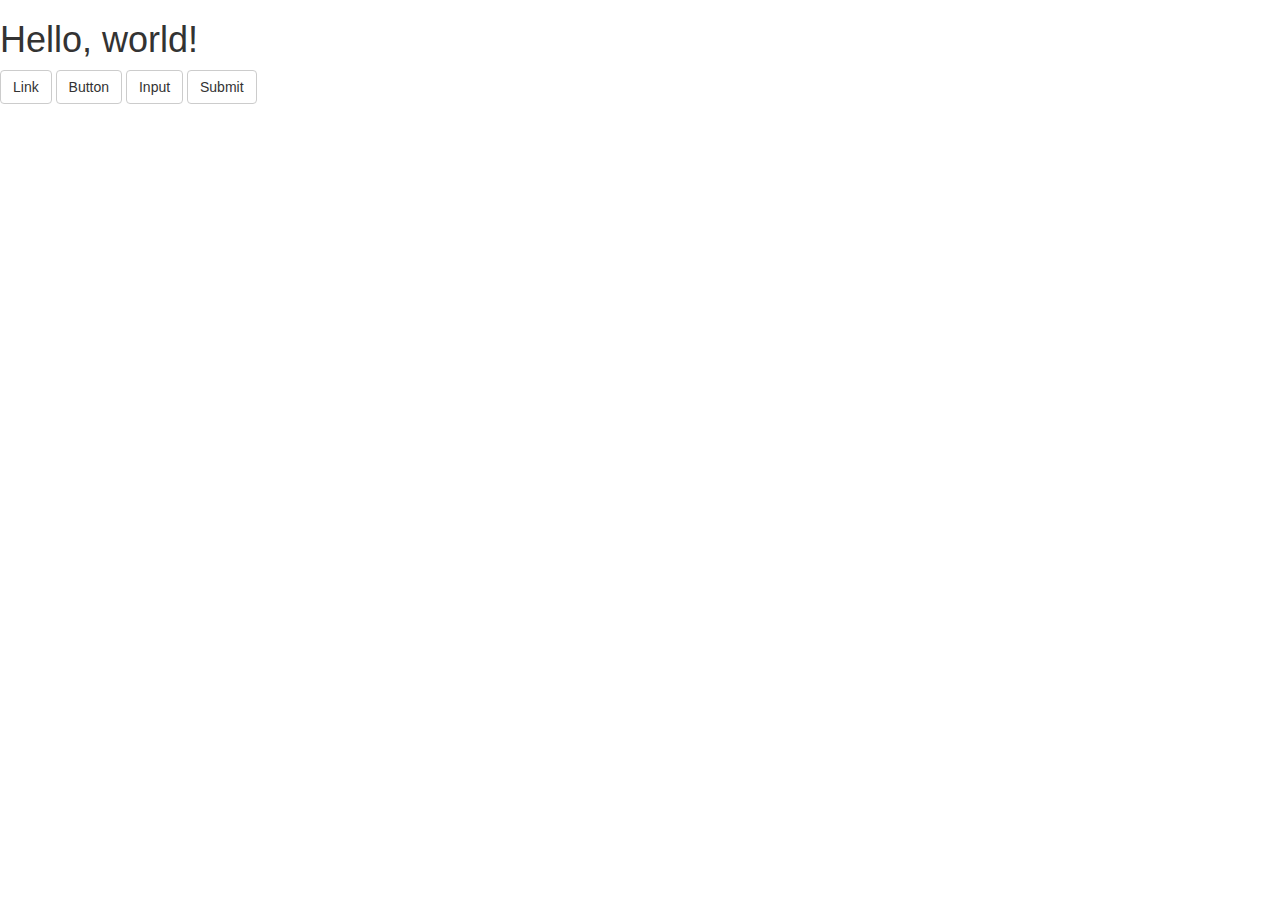
<file: boot.html>
<!DOCTYPE html>
<html lang="en">
  <head>
    <meta charset="utf-8">
    <meta http-equiv="X-UA-Compatible" content="IE=edge">
    <meta name="viewport" content="width=device-width, initial-scale=1">
    <!-- The above 3 meta tags *must* come first in the head; any other head content must come *after* these tags -->
    <title>Bootstrap 101 Template</title>

    <!-- Bootstrap -->
    <link href="css/bootstrap.min.css" rel="stylesheet">
    <link rel="stylesheet" type="text/css" href="css/style.css">

    <!-- HTML5 shim and Respond.js for IE8 support of HTML5 elements and media queries -->
    <!-- WARNING: Respond.js doesn't work if you view the page via file:// -->
    <!--[if lt IE 9]>
      <script src="https://oss.maxcdn.com/html5shiv/3.7.3/html5shiv.min.js"></script>
      <script src="https://oss.maxcdn.com/respond/1.4.2/respond.min.js"></script>
    <![endif]-->
  </head>
  <body>
    <h1>Hello, world!</h1>

    <body>
<a class="btn btn-default" href="#" role="button">Link</a>
<button class="btn btn-default" type="submit">Button</button>
<input class="btn btn-default" type="button" value="Input">
<input class="btn btn-default" type="submit" value="Submit">

    <!-- jQuery (necessary for Bootstrap's JavaScript plugins) -->
    <script src="https://ajax.googleapis.com/ajax/libs/jquery/1.12.4/jquery.min.js"></script>
    <!-- Include all compiled plugins (below), or include individual files as needed -->
    <script src="js/bootstrap.min.js"></script>
  </body>
</html>
</file>
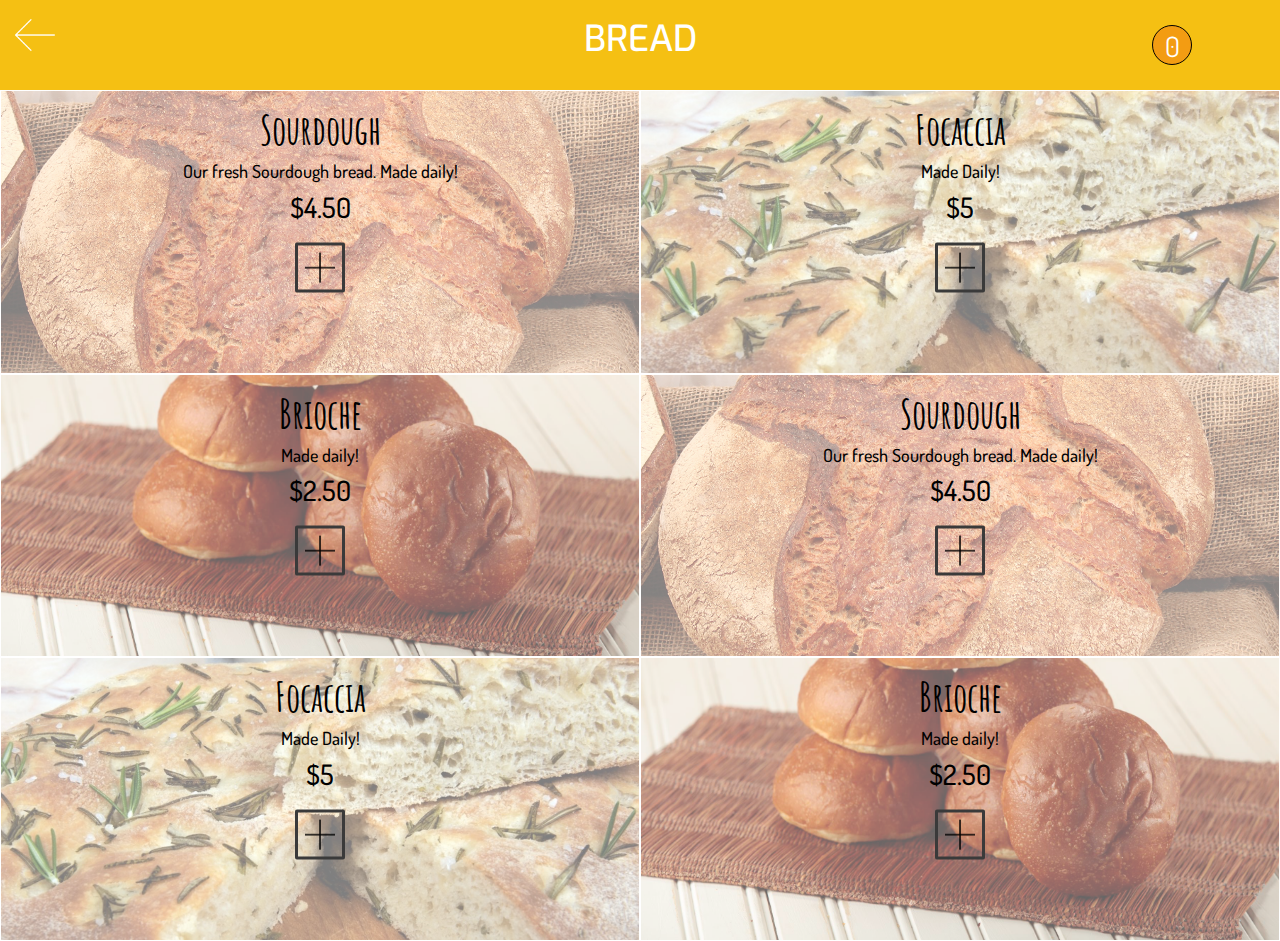
<file: bread.html>
<!DOCTYPE html>
<html>
<head>

	<meta charset="utf-8">
    <meta http-equiv="X-UA-Compatible" content="IE=edge">
    <meta name="viewport" content="width=device-width, initial-scale=1">
	<title>Leed Street Bakery Orering System</title>
	<meta name="viewport" content="width=device-width, initial-scale=1">
	<link href="https://fonts.googleapis.com/css?family=Amatic+SC" rel="stylesheet">
	<link href="https://fonts.googleapis.com/css?family=Exo" rel="stylesheet">
	<link href="https://fonts.googleapis.com/css?family=Dosis" rel="stylesheet">
	<link href="css/bootstrap.min.css" rel="stylesheet">
	<link rel="stylesheet" type="text/css" href="css/style.css">
</head>


<body>

<div id="nav">
	<div class="sweets_header center">
		<div class="back">
			<a href="menu.html"> <img src="assets/back.png" alt="to go to previous page"> </a>
		</div>
		<h1><a href="menu.html">BREAD</a></h1>
		<a href="order.html">
			<div class="cart_icon">
				<p> <span class="cartCount"></span></p>
			</div>
		</a>	
	</div>		
</div>



<div id="sections">

	<div class="items row-2 center">
		 <a href="order.html">
		 <div class="Add column sourdough">
			<div class="content1">
				<h3 class="product_title">Sourdough</h3>
				<h4>Our fresh Sourdough bread. Made daily!</h4>
				<h5>$<span class="product_price">4.50</span></h5>
				<p class="Add Add-btn "> <img src="assets/add.png" alt="to add item"></p> 

			</div>
			<div class="content-container">

			</div>		
		</div>
		</a>
	</div>

	<div class="items row-2 center">
		 <a href="order.html">
		 <div class="Add column focaccia">
			<div class="content1">
				<h3 class="product_title">Focaccia</h3>
				<h4>Made Daily! </h4>
				<h5>$<span class="product_price">5</span></h5>
				<p class="Add Add-btn "> <img src="assets/add.png" alt="to add item"></p> 

			</div>
			<div class="content-container">

			</div>		
		</div>
		</a>
	</div>

	<div class="items row-2 center">
		 <a href="order.html">
		 <div class="Add column brioche">
			<div class="content1">
				<h3 class="product_title">Brioche</h3>
				<h4>Made daily!</h4>
				<h5>$<span class="product_price">2.50</span></h5>
				<p class="Add Add-btn "> <img src="assets/add.png" alt="to add item"></p> 

			</div>
			<div class="content-container">

			</div>		
		</div>
		</a>
	</div>

	<div class="items row-2 center">
		 <a href="order.html">
		 <div class="Add column sourdough">
			<div class="content1">
				<h3 class="product_title">Sourdough</h3>
				<h4>Our fresh Sourdough bread. Made daily!</h4>
				<h5>$<span class="product_price">4.50</span></h5>
				<p class="Add Add-btn "> <img src="assets/add.png" alt="to add item"></p> 

			</div>
			<div class="content-container">

			</div>		
		</div>
		</a>
	</div>

	<div class="items row-2 center">
		 <a href="order.html">
		 <div class="Add column focaccia">
			<div class="content1">
				<h3 class="product_title">Focaccia</h3>
				<h4>Made Daily! </h4>
				<h5>$<span class="product_price">5</span></h5>
				<p class="Add Add-btn "> <img src="assets/add.png" alt="to add item"></p> 

			</div>
			<div class="content-container">

			</div>		
		</div>
		</a>
	</div>

	<div class="items row-2 center">
		 <a href="order.html">
		 <div class="Add column brioche">
			<div class="content1">
				<h3 class="product_title">Brioche</h3>
				<h4>Made daily!</h4>
				<h5>$<span class="product_price">2.50</span></h5>
				<p class="Add Add-btn "> <img src="assets/add.png" alt="to add item"></p> 

			</div>
			<div class="content-container">

			</div>		
		</div>
		</a>
	</div>



</div>



<!-- jQuery (necessary for Bootstrap's JavaScript plugins) -->
    <script src="https://ajax.googleapis.com/ajax/libs/jquery/1.12.4/jquery.min.js"></script>
    <!-- Include all compiled plugins (below), or include individual files as needed -->
    <script src="js/bootstrap.min.js"></script>
    <script src="js/CartFunction.js"></script>
    <script src="js/script.js"></script>
</body>
</html>
</file>
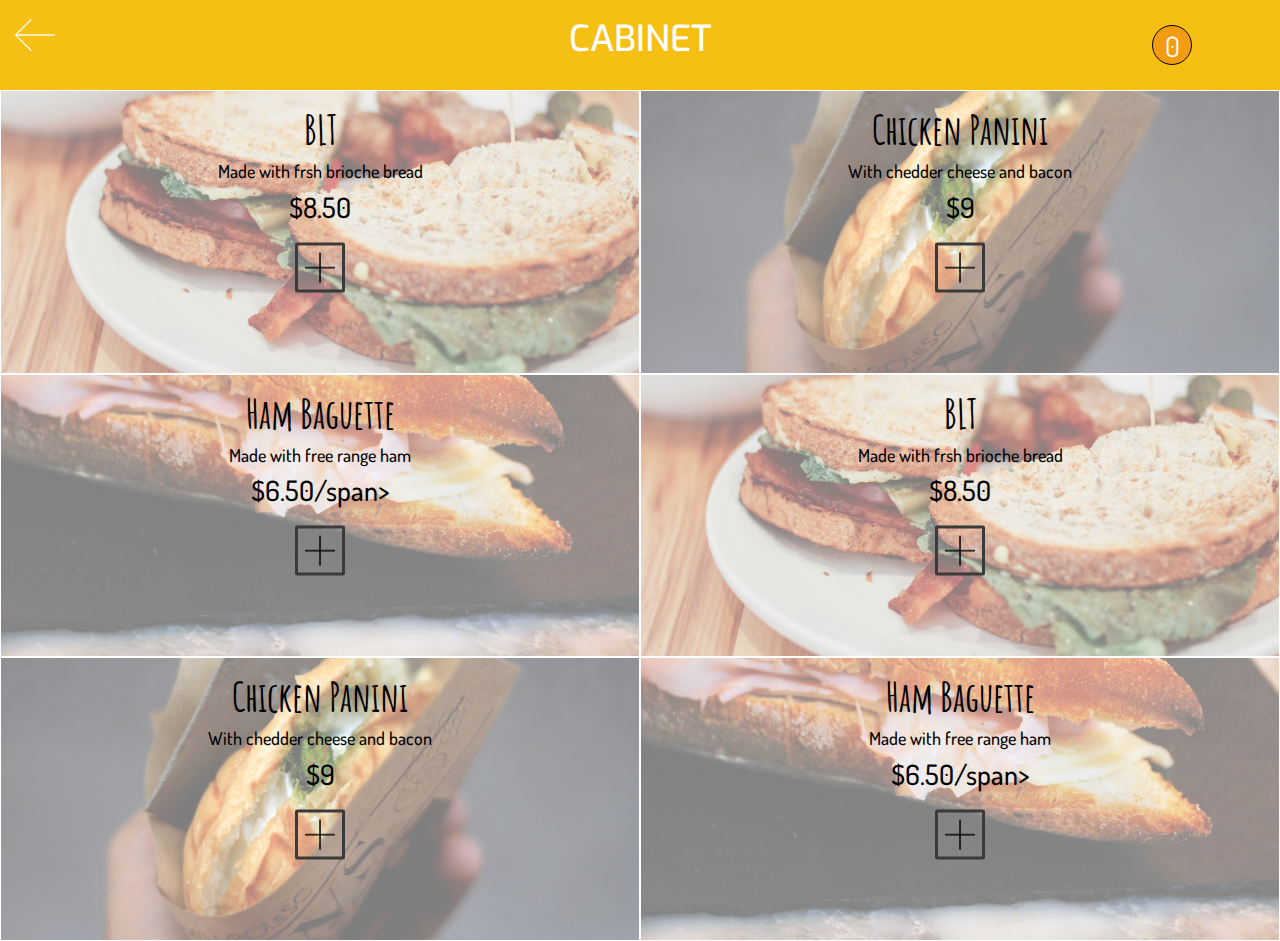
<file: cabinet.html>
<!DOCTYPE html>
<html>
<head>

	<meta charset="utf-8">
    <meta http-equiv="X-UA-Compatible" content="IE=edge">
    <meta name="viewport" content="width=device-width, initial-scale=1">
	<title>Leed Street Bakery Orering System</title>
	<meta name="viewport" content="width=device-width, initial-scale=1">
	<link href="https://fonts.googleapis.com/css?family=Amatic+SC" rel="stylesheet">
	<link href="https://fonts.googleapis.com/css?family=Exo" rel="stylesheet">
	<link href="https://fonts.googleapis.com/css?family=Dosis" rel="stylesheet">
	<link href="css/bootstrap.min.css" rel="stylesheet">
	<link rel="stylesheet" type="text/css" href="css/style.css">
</head>


<body>

<div id="nav">


	<div class="sweets_header center">
		<div class="back">
			<a href="menu.html"> <img src="assets/back.png" alt="to go to previous page"> </a>
		</div>
			<h1><a href="menu.html">CABINET</a></h1>
		<a href="order.html">
			<div class="cart_icon">
				<p> <span class="cartCount"></span></p>
			</div>
		</a>	
	</div>		
</div>

<div id="sections">

	<div class="items row-2 center">
		 <a class="" href="order.html">
		 <div class="Add column blt">
			<div class="content1">
				<h3 class="product_title">BLT</h3>
				<h4>Made with frsh brioche bread</h4>
				<h5>$<span class="product_price">8.50</span></h5>
				<p class="Add-btn "> <img src="assets/add.png" alt="to add item"></p> 

			</div>
			<div class="content-container">

			</div>		
		</div>
		</a>
	</div>

	<div class="items row-2 center">
	 <a href="order.html">
		<div class=" Add column panini">
			<div class="content1">
				<h3 class="product_title">Chicken Panini</h3>
				<h4>With chedder cheese and bacon</h4>
				<h5>$<span class="product_price">9</span></h5>
				<p class="Add-btn" > <img src="assets/add.png" alt="to add item"></p>
			</div>
			<div class="content-container">

			</div>		
		</div>
		</a>
	</div>

	<div class="items row-2 center">
	  <a href="order.html">
		<div class="Add column ham">
			<div class="content1">
				<h3 class="product_title">Ham Baguette</h3>
				<h4>Made with free range ham</h4>
				<h5>$<span class="product_price">6.50/span></h5>
				<p class="Add-btn"><img src="assets/add.png" alt="to add item"></p>
			</div>
			<div class="content-container">
			
			</div>		
		</div>
		</a>
	</div>

	<div class="items row-2 center">
		 <a class="" href="order.html">
		 <div class="Add column blt">
			<div class="content1">
				<h3 class="product_title">BLT</h3>
				<h4>Made with frsh brioche bread</h4>
				<h5>$<span class="product_price">8.50</span></h5>
				<p class="Add-btn "> <img src="assets/add.png" alt="to add item"></p> 

			</div>
			<div class="content-container">

			</div>		
		</div>
		</a>
	</div>

	<div class="items row-2 center">
	 <a href="order.html">
		<div class=" Add column panini">
			<div class="content1">
				<h3 class="product_title">Chicken Panini</h3>
				<h4>With chedder cheese and bacon</h4>
				<h5>$<span class="product_price">9</span></h5>
				<p class="Add-btn" > <img src="assets/add.png" alt="to add item"></p>
			</div>
			<div class="content-container">

			</div>		
		</div>
		</a>
	</div>

	<div class="items row-2 center">
	  <a href="order.html">
		<div class="Add column ham">
			<div class="content1">
				<h3 class="product_title">Ham Baguette</h3>
				<h4>Made with free range ham</h4>
				<h5>$<span class="product_price">6.50/span></h5>
				<p class="Add-btn"><img src="assets/add.png" alt="to add item"></p>
			</div>
			<div class="content-container">
			
			</div>		
		</div>
		</a>
	</div>

	
		
</div>






<!-- jQuery (necessary for Bootstrap's JavaScript plugins) -->
    <script src="https://ajax.googleapis.com/ajax/libs/jquery/1.12.4/jquery.min.js"></script>
    <!-- Include all compiled plugins (below), or include individual files as needed -->
    <script src="js/bootstrap.min.js"></script>
    <script src="js/CartFunction.js"></script>
    <script src="js/script.js"></script>
</body>
</html>
</file>
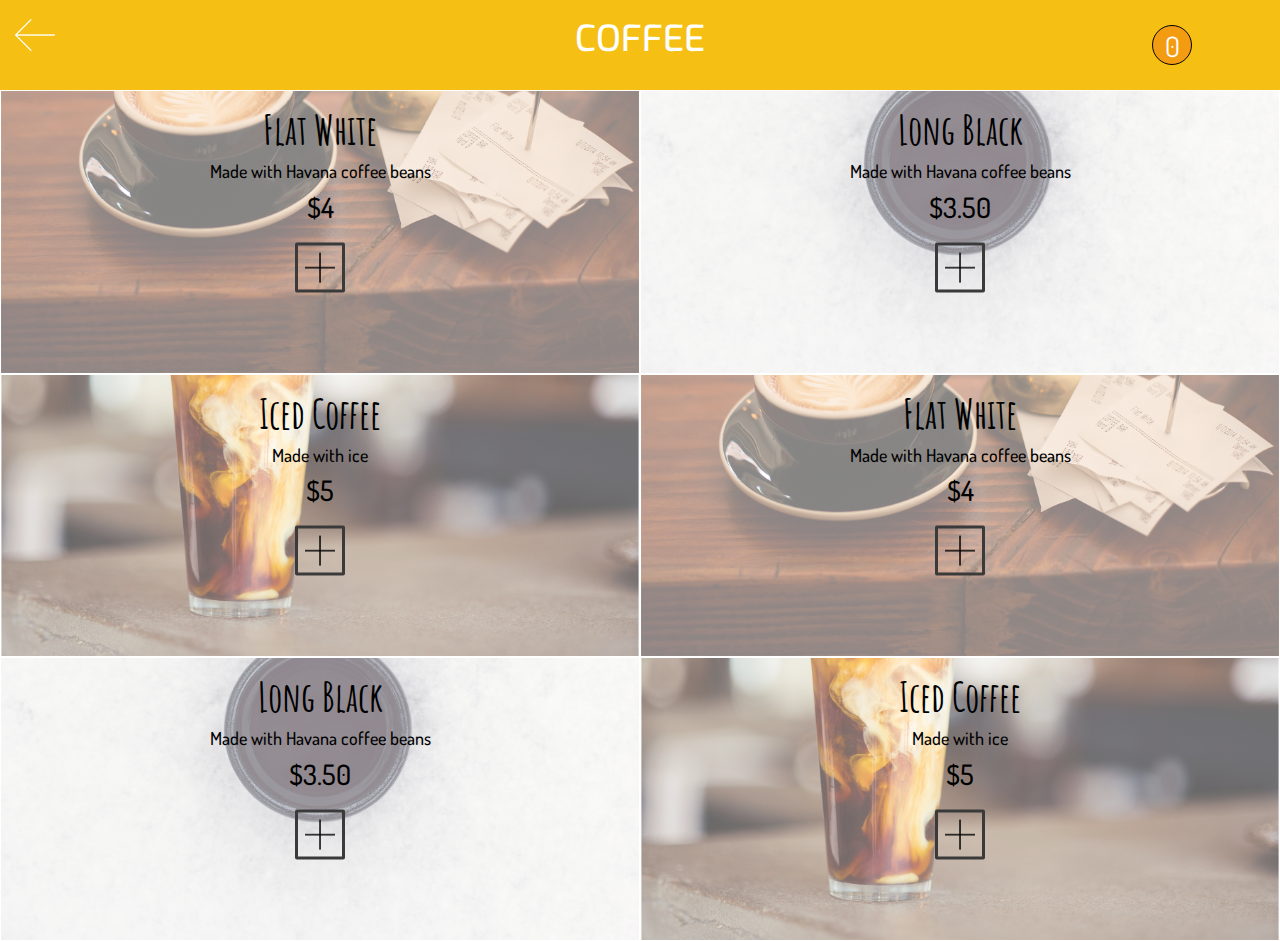
<file: coffee.html>
<!DOCTYPE html>
<html>
<head>

	<meta charset="utf-8">
    <meta http-equiv="X-UA-Compatible" content="IE=edge">
    <meta name="viewport" content="width=device-width, initial-scale=1">
	<title>Leed Street Bakery Orering System</title>
	<meta name="viewport" content="width=device-width, initial-scale=1">
	<link href="https://fonts.googleapis.com/css?family=Amatic+SC" rel="stylesheet">
	<link href="https://fonts.googleapis.com/css?family=Exo" rel="stylesheet">
	<link href="https://fonts.googleapis.com/css?family=Dosis" rel="stylesheet">
	<link href="css/bootstrap.min.css" rel="stylesheet">
	<link rel="stylesheet" type="text/css" href="css/style.css">
</head>


<body>

<div id="nav">


	<div class="sweets_header center">
		<div class="back">
			<a href="menu.html"> <img src="assets/back.png" alt="to go to previous page"> </a>
		</div>
			<h1><a href="menu.html">COFFEE</a></h1>
		<a href="order.html">
			<div class="cart_icon">
				<p> <span class="cartCount"></span></p>
			</div>
		</a>	
	</div>		
</div>

<div id="sections">

	<div class="items row-2 center">
		 <a class="" href="order.html">
		 <div class="Add column flatWhite">
			<div class="content1">
				<h3 class="product_title">Flat White</h3>
				<h4>Made with Havana coffee beans</h4>
				<h5>$<span class="product_price">4</span></h5>
				<p class="Add-btn "> <img src="assets/add.png" alt="to add item"></p> 

			</div>
			<div class="content-container">

			</div>		
		</div>
		</a>
	</div>

	<div class="items row-2 center">
	 <a href="order.html">
		<div class=" Add column longBlack">
			<div class="content1">
				<h3 class="product_title">Long Black</h3>
				<h4>Made with Havana coffee beans</h4>
				<h5>$<span class="product_price">3.50</span></h5>
				<p class="Add-btn" > <img src="assets/add.png" alt="to add item"></p>
			</div>
			<div class="content-container">

			</div>		
		</div>
		</a>
	</div>

	<div class="items row-2 center">
	  <a href="order.html">
		<div class="Add column icedCoffee">
			<div class="content1">
				<h3 class="product_title">Iced Coffee</h3>
				<h4>Made with ice</h4>
				<h5>$<span class="product_price">5</span></h5>
				<p class="Add-btn"><img src="assets/add.png" alt="to add item"></p>
			</div>
			<div class="content-container">
			
			</div>		
		</div>
		</a>
	</div>

	<div class="items row-2 center">
		 <a class="" href="order.html">
		 <div class="Add column flatWhite">
			<div class="content1">
				<h3 class="product_title">Flat White</h3>
				<h4>Made with Havana coffee beans</h4>
				<h5>$<span class="product_price">4</span></h5>
				<p class="Add-btn "> <img src="assets/add.png" alt="to add item"></p> 

			</div>
			<div class="content-container">

			</div>		
		</div>
		</a>
	</div>

	<div class="items row-2 center">
	 <a href="order.html">
		<div class=" Add column longBlack">
			<div class="content1">
				<h3 class="product_title">Long Black</h3>
				<h4>Made with Havana coffee beans</h4>
				<h5>$<span class="product_price">3.50</span></h5>
				<p class="Add-btn" > <img src="assets/add.png" alt="to add item"></p>
			</div>
			<div class="content-container">

			</div>		
		</div>
		</a>
	</div>

	<div class="items row-2 center">
	  <a href="order.html">
		<div class="Add column icedCoffee">
			<div class="content1">
				<h3 class="product_title">Iced Coffee</h3>
				<h4>Made with ice</h4>
				<h5>$<span class="product_price">5</span></h5>
				<p class="Add-btn"><img src="assets/add.png" alt="to add item"></p>
			</div>
			<div class="content-container">
			
			</div>		
		</div>
		</a>
	</div>

	
		
</div>

	
		
</div>








<!-- jQuery (necessary for Bootstrap's JavaScript plugins) -->
    <script src="https://ajax.googleapis.com/ajax/libs/jquery/1.12.4/jquery.min.js"></script>
    <!-- Include all compiled plugins (below), or include individual files as needed -->
    <script src="js/bootstrap.min.js"></script>
    <script src="js/CartFunction.js"></script>
    <script src="js/script.js"></script>
</body>
</html>
</file>
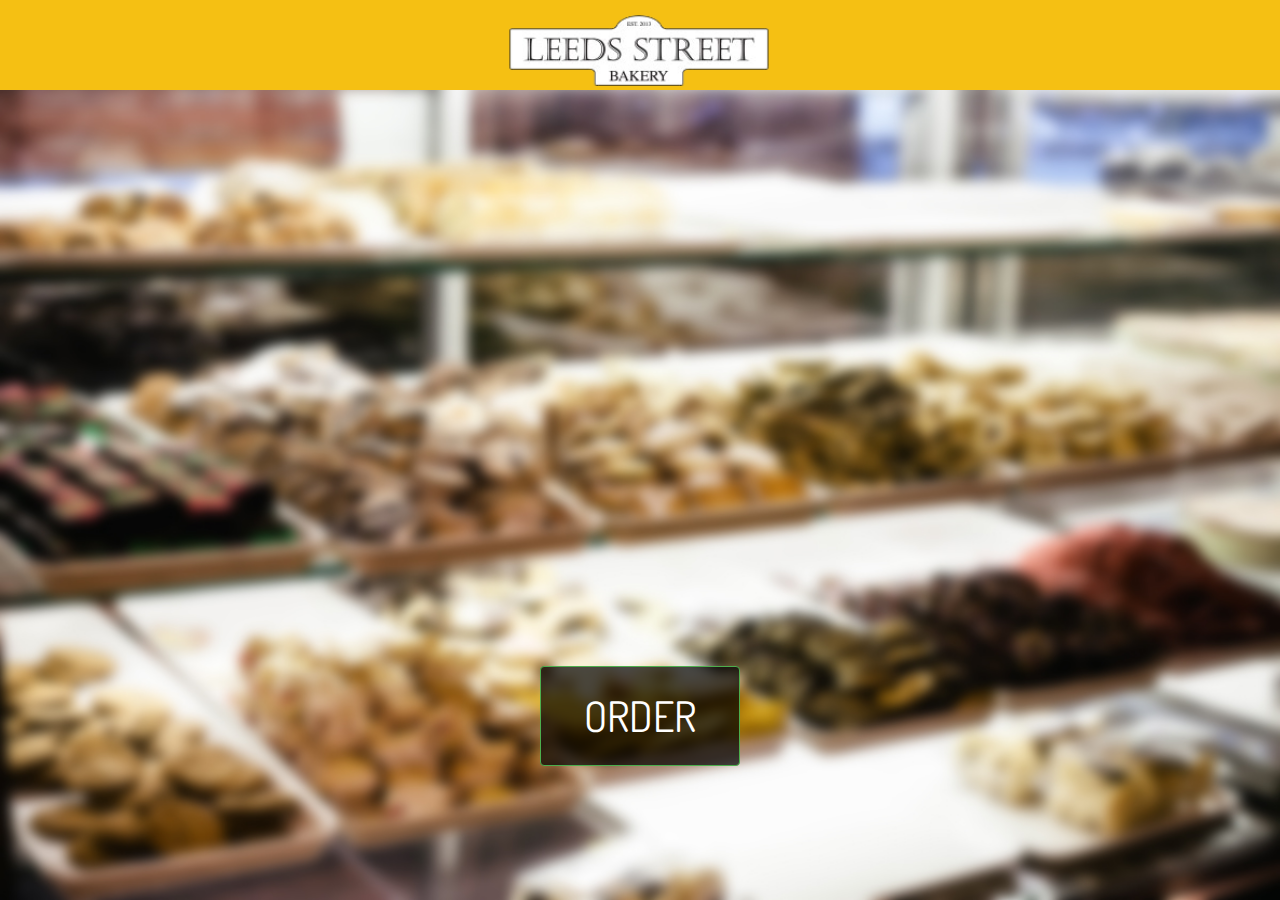
<file: LSB.html>
<!DOCTYPE html>
<html>
<head>

	<meta charset="utf-8">
    <meta http-equiv="X-UA-Compatible" content="IE=edge">
    <meta name="viewport" content="width=device-width, initial-scale=1">
	<title>Leed Street Bakery Orering System</title>
	<meta name="viewport" content="width=device-width, initial-scale=1">
	<link href="https://fonts.googleapis.com/css?family=Amatic+SC" rel="stylesheet">
	<link href="https://fonts.googleapis.com/css?family=Exo" rel="stylesheet">
	<link href="https://fonts.googleapis.com/css?family=Dosis" rel="stylesheet">
	<!-- <link href="css/bootstrap.min.css" rel="stylesheet"> -->
	 <link href="css/bootstrap.min.css" rel="stylesheet">
	<link rel="stylesheet" type="text/css" href="css/style.css">
</head>


<body>
<div id="nav">
	<div class="logo center">
		<img src="assets/logo.png" alt="the logo">
	</div>		
</div>

<div id="background"></div>

 <div class="btn_position">
	<a href="menu.html"> <button type="button" class="btn btn-success">ORDER</button> </a>

 </div>




<!-- jQuery (necessary for Bootstrap's JavaScript plugins) -->
    <script src="https://ajax.googleapis.com/ajax/libs/jquery/1.12.4/jquery.min.js"></script>
    <!-- Include all compiled plugins (below), or include individual files as needed -->
    <script src="js/bootstrap.min.js"></script>
</body>
</html>
</file>
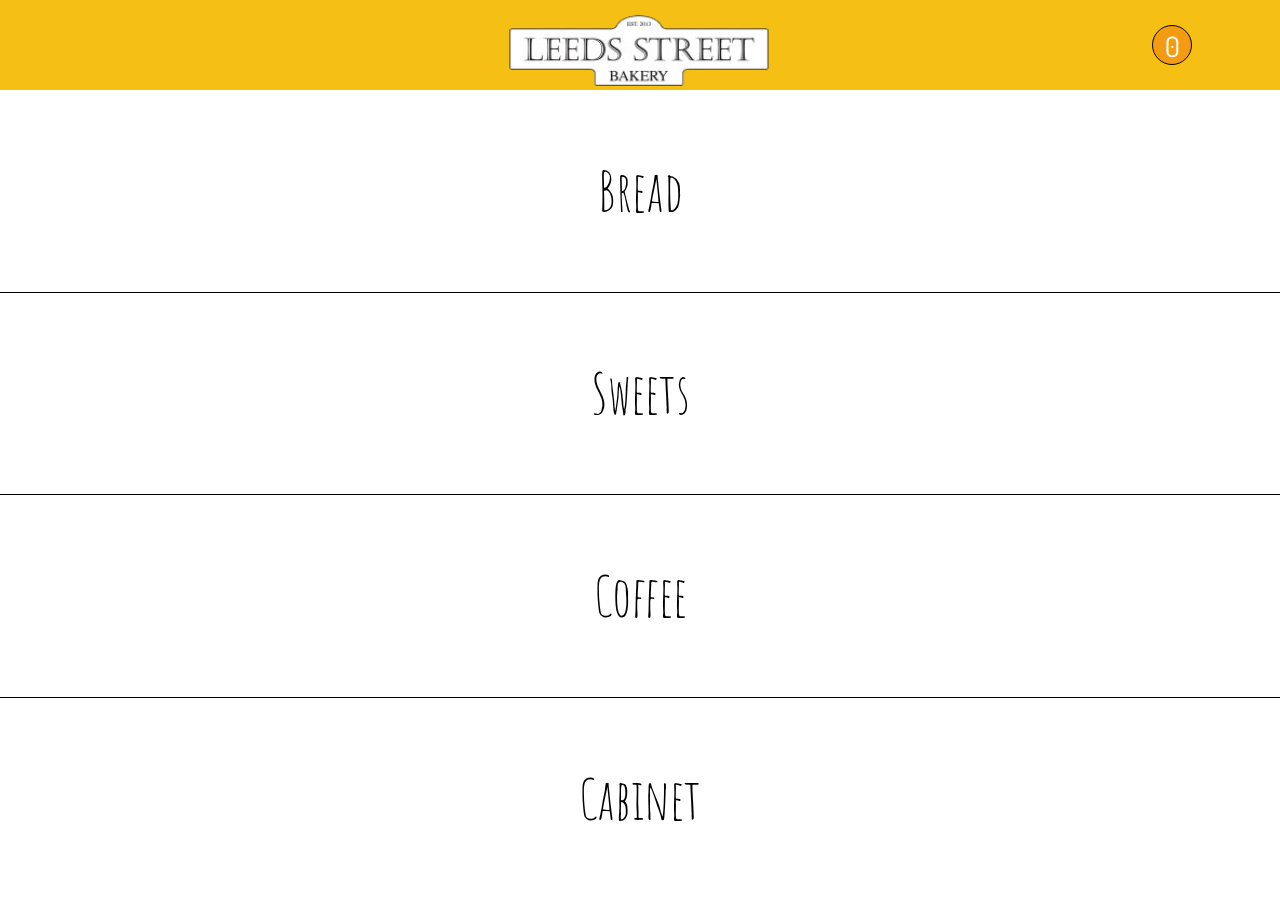
<file: menu.html>
<!DOCTYPE html>
<html>
<head>

	<meta charset="utf-8">
    <meta http-equiv="X-UA-Compatible" content="IE=edge">
    <meta name="viewport" content="width=device-width, initial-scale=1">
	<title>Leed Street Bakery Orering System</title>
	<meta name="viewport" content="width=device-width, initial-scale=1">
	<link href="https://fonts.googleapis.com/css?family=Amatic+SC" rel="stylesheet">
	<link href="https://fonts.googleapis.com/css?family=Exo" rel="stylesheet">
	<link href="https://fonts.googleapis.com/css?family=Dosis" rel="stylesheet">
	<!-- <link href="css/bootstrap.min.css" rel="stylesheet"> -->
	 <link href="css/bootstrap.min.css" rel="stylesheet">
	<link rel="stylesheet" type="text/css" href="css/style.css">
</head>


<body>
<div id="nav">
	<div class="logo center">
		<a href="LSB.html"> <img src="assets/logo.png" alt="the logo"> </a>
		<a href="order.html">
			<div class="cart_icon">
				<p> <span class="cartCount"></span></p>
			</div>
		</a>	
	</div>		
</div>

<div id="sections">
	<div class="row row-1 center">
		<div class="column breads">
			<h2><a href="bread.html">Bread</a></h2>
		</div>
	</div>
	<div class="row row-2 center">
		<div class="column sweets">
			<h2><a href="sweets.html">Sweets</a></h2>
		</div>
				
	</div>
		
	
	<div class="row row-3 center">
		<div class="column coffee">
		<h2><a href="coffee.html">Coffee</a></h2>
		</div>
				
	</div>
	<div class="row row-4 center">
		<div class="column cabinet">
		<h2><a href="cabinet.html">Cabinet</a></h2>
		</div>
	</div>
</div>


<!-- jQuery (necessary for Bootstrap's JavaScript plugins) -->
    <script src="https://ajax.googleapis.com/ajax/libs/jquery/1.12.4/jquery.min.js"></script>
    <!-- Include all compiled plugins (below), or include individual files as needed -->
    <script src="js/bootstrap.min.js"></script>
    <script src="js/CartFunction.js"></script>
</body>
</html>
</file>
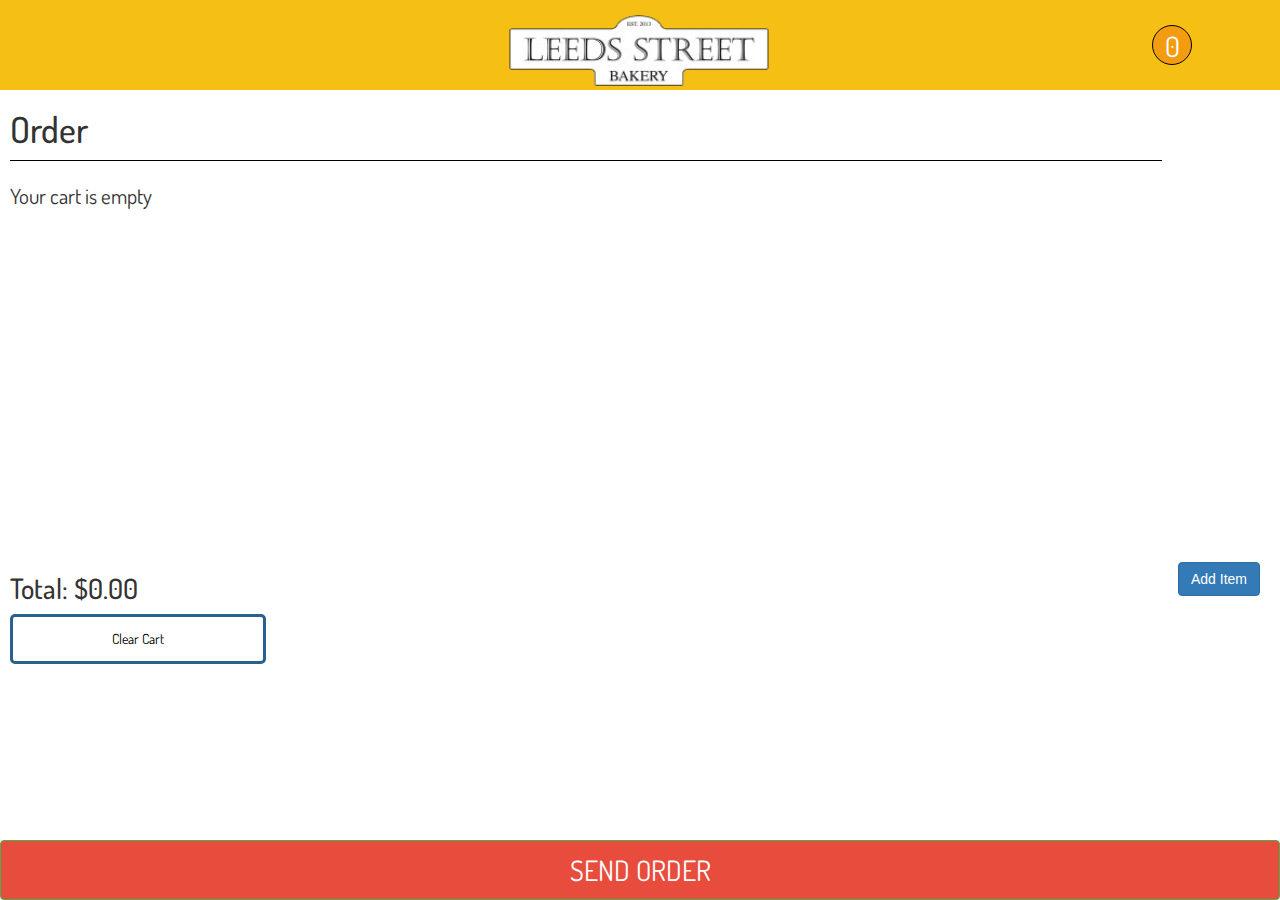
<file: order.html>
<!DOCTYPE html>
<html>
<head>

	<meta charset="utf-8">
    <meta http-equiv="X-UA-Compatible" content="IE=edge">
    <meta name="viewport" content="width=device-width, initial-scale=1">
	<title>Leed Street Bakery Orering System</title>
	<meta name="viewport" content="width=device-width, initial-scale=1">
	<link href="https://fonts.googleapis.com/css?family=Amatic+SC" rel="stylesheet">
	<link href="https://fonts.googleapis.com/css?family=Exo" rel="stylesheet">
	<link href="https://fonts.googleapis.com/css?family=Dosis" rel="stylesheet">
	<!-- <link href="css/bootstrap.min.css" rel="stylesheet"> -->
	 <link href="css/bootstrap.min.css" rel="stylesheet">
	<link rel="stylesheet" type="text/css" href="css/style.css">
</head>


<body>



<div id="nav">
	<div class="logo center">
		<a href="LSB.html"><img src="assets/logo.png" alt="the logo"></a>
		<a href="order.html">
			<div class="cart_icon">
				<p> <span class="cartCount"></span></p>
			</div>
		</a>	
	
	</div>		
</div>




<div class="comfirmation">
<h2>Are you sure you want to send the order?</h2>
	<div class="btn">
	<a href="order_complete.html">Yes</a>
	</div>
	<div class="btn close">No</div>
	
</div>

 <div id="order_sections">
	<div class="order_box">
		<div class="order_content">
			<h1>Order</h1>
			<!-- <h3>Add Item</h3> -->
			<hr>
			<div class="added_order">
				<!-- <h3>1 x Cookie</h3>
				<h3>1 x Carrot Cake</h3> -->
				<ul id="Cart">
				</ul>
				<h3>Total: $<span class="PriceCount"></span></h3>
			</div>
			<div class="order_price">
				

			</div>



 		</div>


	<a href="menu.html"> <button type="button" class="btn btn-primary">Add Item</button> </a>
	</div>

	
	<!-- <div class="show"></div> -->
	
	<button id="Clear">Clear Cart</button>

	<div class="show send_order">
		 <button type="button" class="btn btn-success">SEND ORDER</button>
	</div>
	

 </div>





<!-- jQuery (necessary for Bootstrap's JavaScript plugins) -->
    <script src="https://ajax.googleapis.com/ajax/libs/jquery/1.12.4/jquery.min.js"></script>
    <!-- Include all compiled plugins (below), or include individual files as needed -->
    <script src="js/bootstrap.min.js"></script>
	<script src="js/CartFunction.js"></script>
	<script src="js/script.js"></script>
</body>
</html>
</file>
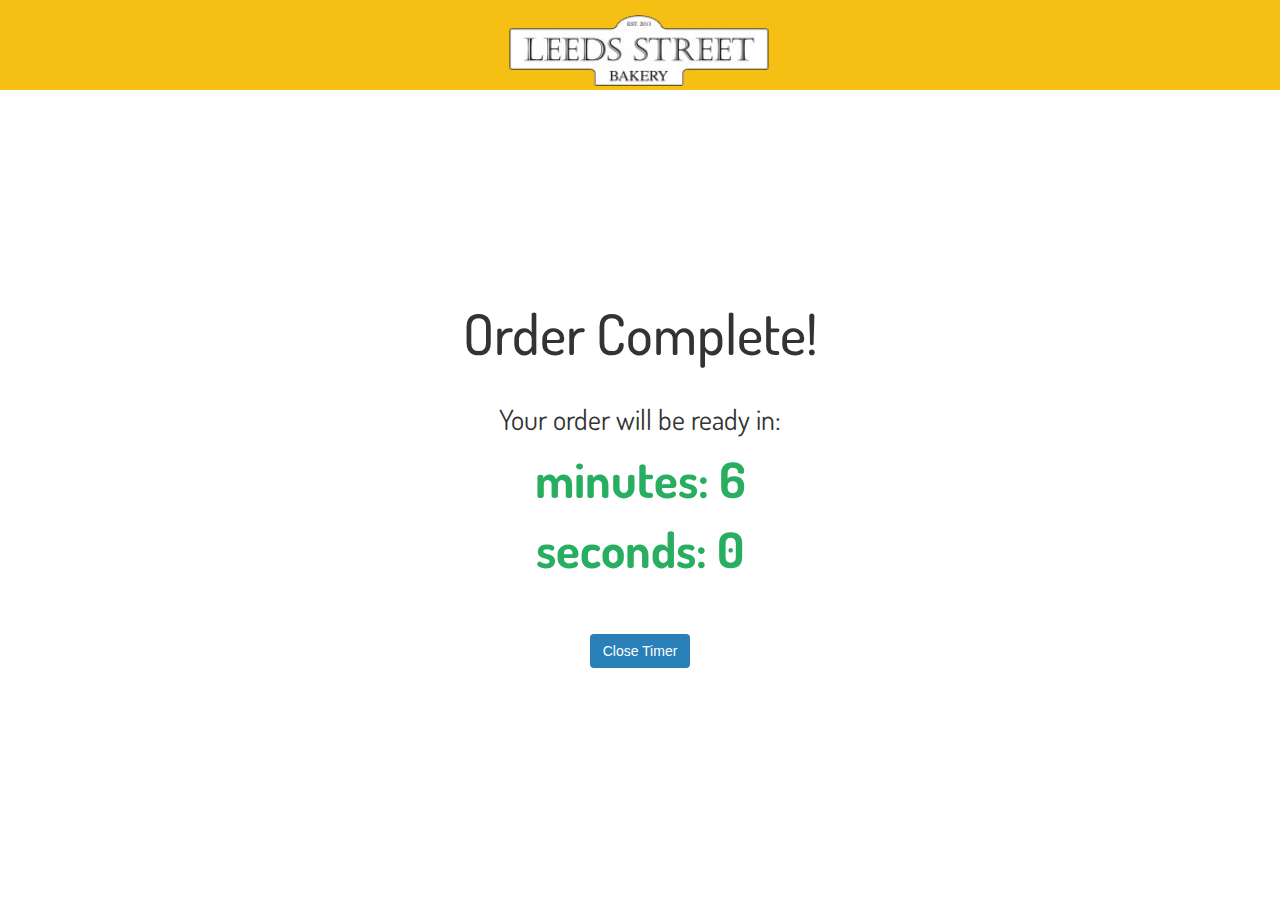
<file: order_complete.html>
<!DOCTYPE html>
<html>
<head>

	<meta charset="utf-8">
    <meta http-equiv="X-UA-Compatible" content="IE=edge">
    <meta name="viewport" content="width=device-width, initial-scale=1">
	<title>Leed Street Bakery Orering System</title>
	<meta name="viewport" content="width=device-width, initial-scale=1">
	<link href="https://fonts.googleapis.com/css?family=Amatic+SC" rel="stylesheet">
	<link href="https://fonts.googleapis.com/css?family=Exo" rel="stylesheet">
	<link href="https://fonts.googleapis.com/css?family=Dosis" rel="stylesheet">
	<!-- <link href="css/bootstrap.min.css" rel="stylesheet"> -->
	 <link href="css/bootstrap.min.css" rel="stylesheet">
	<link rel="stylesheet" type="text/css" href="css/style.css">
</head>


<body>
<div id="nav">
	<div class="logo center">
		<a href="LSB.html"><img src="assets/logo.png" alt="the logo"></a> 
	</div>
</div>		

<div id="oc_sections">

	<div class="done">
		<h2>Order Complete!</h2>
		<p>Your order will be ready in:</p>
	</div>


	<div id="clockdiv"></div>

	<a href="LSB.html">
		<div class="btn">Close Timer</div>
	</a>

	
</div>







<!-- jQuery (necessary for Bootstrap's JavaScript plugins) -->
    <script src="https://ajax.googleapis.com/ajax/libs/jquery/1.12.4/jquery.min.js"></script>
    <!-- Include all compiled plugins (below), or include individual files as needed -->
    <script src="js/bootstrap.min.js"></script>
    <script src="js/CartFunction.js"></script>
    <script src="js/script.js"></script>
</body>
</html>
</file>
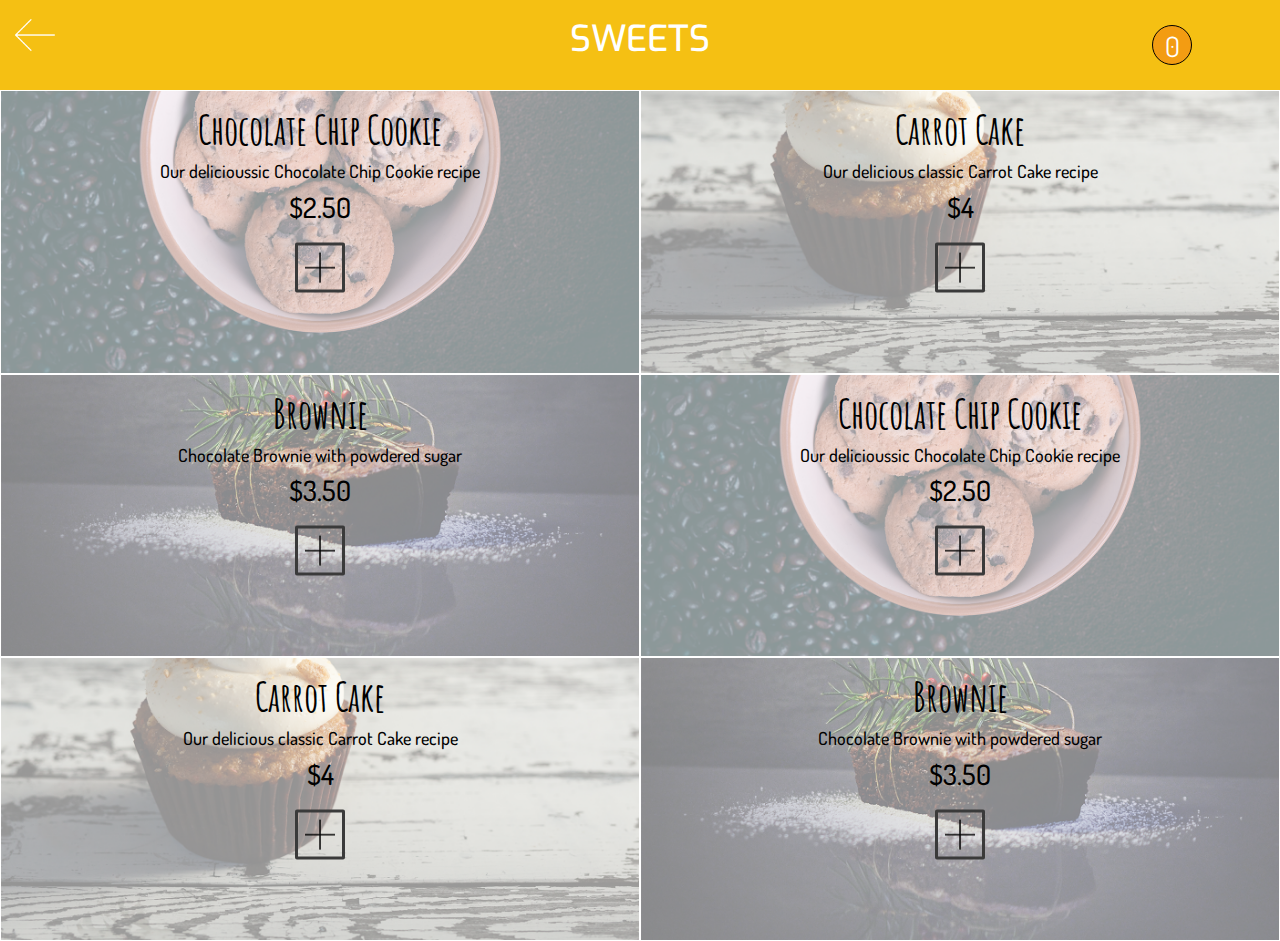
<file: sweets.html>
<!DOCTYPE html>
<html>
<head>

	<meta charset="utf-8">
    <meta http-equiv="X-UA-Compatible" content="IE=edge">
    <meta name="viewport" content="width=device-width, initial-scale=1">
	<title>Leed Street Bakery Orering System</title>
	<meta name="viewport" content="width=device-width, initial-scale=1">
	<link href="https://fonts.googleapis.com/css?family=Amatic+SC" rel="stylesheet">
	<link href="https://fonts.googleapis.com/css?family=Exo" rel="stylesheet">
	<link href="https://fonts.googleapis.com/css?family=Dosis" rel="stylesheet">
	<link href="css/bootstrap.min.css" rel="stylesheet">
	<link rel="stylesheet" type="text/css" href="css/style.css">
</head>


<body>

<div id="nav">


	<div class="sweets_header center">
		<div class="back">
			<a href="menu.html"> <img src="assets/back.png" alt="to go to previous page"> </a>
		</div>
			<h1><a href="menu.html">SWEETS</a></h1>
		<a href="order.html">
			<div class="cart_icon">
				<p> <span class="cartCount"></span></p>
			</div>
		</a>	
	</div>		
</div>


<div id="sections">

	<div class="items row-2 center">
		 <a class="" href="order.html">
		 <div class="Add column cookie">
			<div class="content1">
				<h3 class="product_title">Chocolate Chip Cookie</h3>
				<h4>Our delicioussic Chocolate Chip Cookie recipe</h4>
				<h5>$<span class="product_price">2.50</span></h5>
				<p class="Add-btn "> <img src="assets/add.png" alt="to add item"></p> 

			</div>
			<div class="content-container">

			</div>		
		</div>
		</a>
	</div>

	<div class="items row-2 center">
	 <a href="order.html">
		<div class=" Add column carrotcake">
			<div class="content1">
				<h3 class="product_title">Carrot Cake</h3>
				<h4>Our delicious classic Carrot Cake recipe</h4>
				<h5>$<span class="product_price">4</span></h5>
				<p class="Add-btn" > <img src="assets/add.png" alt="to add item"></p>
			</div>
			<div class="content-container">

			</div>		
		</div>
		</a>
	</div>

	<div class="items row-2 center">
	  <a href="order.html">
		<div class="Add column brownie">
			<div class="content1">
				<h3 class="product_title">Brownie</h3>
				<h4>Chocolate Brownie with powdered sugar</h4>
				<h5>$<span class="product_price">3.50</span></h5>
				<p class="Add-btn"><img src="assets/add.png" alt="to add item"></p>
			</div>
			<div class="content-container">
			
			</div>		
		</div>
		</a>
	</div>

	<div class="items row-2 center">
		 <a href="order.html">
		 <div class="Add column cookie">
			<div class="content1">
				<h3 class="product_title">Chocolate Chip Cookie</h3>
				<h4>Our delicioussic Chocolate Chip Cookie recipe</h4>
				<h5>$<span class="product_price">2.50</span></h5>
				<p class="Add-btn "> <img src="assets/add.png" alt="to add item"></p> 

			</div>
			<div class="content-container">

			</div>		
		</div>
		</a>
	</div>

	<div class="items row-2 center">
	 <a href="order.html">
		<div class=" Add column carrotcake">
			<div class="content1">
				<h3 class="product_title">Carrot Cake</h3>
				<h4>Our delicious classic Carrot Cake recipe</h4>
				<h5>$<span class="product_price">4</span></h5>
				<p class="Add-btn" > <img src="assets/add.png" alt="to add item"></p>
			</div>
			<div class="content-container">

			</div>		
		</div>
		</a>
	</div>

	<div class="items row-2 center">
	  <a href="order.html">
		<div class="Add column brownie">
			<div class="content1">
				<h3 class="product_title">Brownie</h3>
				<h4>Chocolate Brownie with powdered sugar</h4>
				<h5>$<span class="product_price">3.50</span></h5>
				<p class="Add-btn"><img src="assets/add.png" alt="to add item"></p>
			</div>
			<div class="content-container">
			
			</div>		
		</div>
		</a>
	</div>
		
</div>






<!-- jQuery (necessary for Bootstrap's JavaScript plugins) -->
    <script src="https://ajax.googleapis.com/ajax/libs/jquery/1.12.4/jquery.min.js"></script>
    <!-- Include all compiled plugins (below), or include individual files as needed -->
    <script src="js/bootstrap.min.js"></script>
    <script src="js/CartFunction.js"></script>
    <script src="js/script.js"></script>
</body>
</html>
</file>
<file: css/style.css>
/* SASS Variables */
/* SASS Mixins*/
* {
  padding: 0;
  margin: 0;
  box-sizing: border-box; }

.center {
  text-align: center; }

html, body {
  height: 100vh;
  max-height: 100vh;
  width: 100vw;
  max-width: 100vw; }

#Cart button {
  height: 35px;
  width: 30px;
  color: black;
  margin: 0 auto;
  text-align: center;
  background-color: white;
  border: 1px black solid;
  border-radius: 10px;
  margin-left: 10px;
  font-family: "Dosis", sans-serif; }
#Cart button:active {
  background-color: #ffe6e6; }

#nav {
  background-color: #f5c013;
  height: 10%;
  width: 100%; }

.cart_icon {
  position: absolute;
  font-size: 1em;
  width: 20px;
  height: 20px;
  border-radius: 10px;
  border: solid black 1px;
  float: right;
  margin-right: 10px;
  text-align: center;
  margin-top: 25px;
  left: 90%;
  background-color: #f39c12;
  display: inline-block;
  z-index: 20; }
  .cart_icon p {
    font-family: "Dosis", sans-serif; }

.cartCount {
  color: white; }

.logo img {
  width: 30vh;
  padding-top: 1%; }

/*start of splash page*/
#background {
  width: 100%;
  height: 90%;
  background-image: url(../assets/1.jpg);
  background-repeat: no-repeat;
  background-size: cover;
  background-position: center bottom;
  position: absolute; }

.btn_position {
  height: 80%;
  width: 200px;
  margin: 0 auto;
  text-align: center; }

.btn-success {
  position: relative;
  top: 80%;
  background-color: rgba(0, 0, 0, 0.7);
  color: white;
  height: 100px;
  width: 200px;
  font-size: 3em;
  font-family: 'Dosis', sans-serif; }

/*framework*/
#sections {
  background-color: white;
  height: 90%; }
  #sections a {
    color: black; }

.row h2 {
  font-family: 'Amatic SC', cursive;
  font-size: 4em;
  position: relative;
  top: 50%;
  transform: translateY(-50%);
  text-decoration: none;
  font-weight: normal;
  margin: 0px; }

.row {
  display: block;
  height: 25%; }

.row-1 {
  height: 25%; }

.row-2 {
  height: 25%; }

.row-3 {
  height: 25%; }

.row-4 {
  height: 25%; }

.row:before {
  display: table;
  content: " ";
  clear: both; }

.row:after {
  display: table;
  content: " ";
  clear: both; }

/*Menu Page*/
.column {
  height: 100%;
  width: 100%;
  float: left; }

.breads {
  background-color: white;
  height: 100%;
  border-bottom: black solid 1px; }
  .breads a {
    text-decoration: none;
    color: black; }
  .breads h2 {
    position: relative;
    top: 50%;
    transform: translateY(-50%); }

.sweets {
  background-color: white;
  border-bottom: black solid 1px;
  display: inline-block; }
  .sweets a {
    text-decoration: none;
    color: black; }
  .sweets h1 {
    position: relative;
    display: inline-block; }

.coffee {
  background-color: white;
  border-bottom: black solid 1px; }

.cabinet {
  background-color: white; }

/*start of bread page*/
.sourdough {
  height: 100%;
  display: block;
  position: relative;
  background-repeat: no-repeat;
  background-size: cover;
  background-position: center bottom;
  border: solid white 1px;
  background-image: url(../assets/sd.png); }

.focaccia {
  height: 100%;
  display: block;
  position: relative;
  background-repeat: no-repeat;
  background-size: cover;
  background-position: center bottom;
  border: solid white 1px;
  background-image: url(../assets/focaccia.png); }

.brioche {
  height: 100%;
  display: block;
  position: relative;
  background-repeat: no-repeat;
  background-size: cover;
  background-position: center bottom;
  border: solid white 1px;
  background-image: url(../assets/brioche.png); }

/*start of sweets page css*/
.Add {
  display: inline-block;
  /*float: left;*/ }

.Remove {
  display: inline-block; }

.box {
  width: 100%;
  height: 50%;
  float: left;
  text-align: center;
  color: white;
  position: relative;
  /*display: none;*/ }

.box2 {
  width: 100%;
  height: 90%;
  background-color: white;
  float: left;
  z-index: 20;
  text-align: center;
  display: none; }

.center_container {
  width: 100%;
  height: 70%;
  margin: 0 auto;
  margin-top: 30%;
  /*border: dotted black 1px;*/
  position: relative; }

	/*#show{

		width: 60px;
		height: 60px;
		background-color: green;
	}*/
#add_item {
  width: 100px;
  height: 60px;
  background-color: red;
  text-align: center;
  font-family: "Dosis", sans-serif;
  display: inline;
  color: white; }

.row:after {
  content: "";
  clear: both;
  display: table; }

.Add-btn {
  color: #286090;
  /*background-color: #286090;*/
  border-color: #204d74;
  width: 50px;
  height: 50px;
  text-align: center;
  margin: 0 auto;
  border-radius: 2px;
  border: #3A3A3A 3px solid;
  margin-top: 20px; }

.Minus-btn {
  color: #286090;
  /*background-color: #286090;*/
  border-color: #204d74;
  width: 50px;
  height: 50px;
  text-align: center;
  margin: 0 auto;
  border-radius: 10px;
  border: #286090 3px solid;
  margin-left: 20%;
  margin-top: 20px; }

.Remove {
  color: #fff;
  background-color: #286090;
  border-color: #204d74;
  width: 50px;
  height: 50px; }

.cookie {
  height: 100%;
  display: block;
  position: relative;
  background-repeat: no-repeat;
  background-size: cover;
  background-position: center bottom;
  border: solid white 1px;
  background-image: url(../assets/cookie.png); }

.carrotcake {
  height: 100%;
  display: block;
  position: relative;
  background-repeat: no-repeat;
  background-size: cover;
  background-position: center bottom;
  border: solid white 1px;
  background-image: url(../assets/carrotcake.png); }

.brownie {
  height: 100%;
  display: block;
  position: relative;
  background-repeat: no-repeat;
  background-size: cover;
  background-position: center bottom;
  border: solid white 1px;
  background-image: url(../assets/brownie.png); }

.content1 {
  position: relative;
  top: 3em;
  margin: 0 auto;
  /*float: right;*/
  color: black;
  transform: translateY(-30%); }
  .content1 img {
    height: 30px;
    width: 30px;
    margin-top: 7px; }
  .content1 h3 {
    font-size: 4rem;
    margin-top: 30px;
    color: black;
    position: relative;
    z-index: 2;
    font-family: 'Amatic SC', cursive;
    position: relative;
    top: 50%;
    text-decoration: none;
    font-weight: bold; }
  .content1 h4 {
    font-family: 'Dosis', sans-serif; }
  .content1 h5 {
    font-family: 'Dosis', sans-serif;
    font-size: 2em;
    margin: 0; }

.sweets_header a {
  text-decoration: none;
  color: white; }
.sweets_header h1 {
  font-family: 'Exo', sans-serif;
  text-decoration: none;
  margin: 0px;
  color: white;
  position: relative;
  transform: translateY(50%);
  display: inline-block; }

.back {
  height: 100%;
  width: 20%;
  float: left;
  position: absolute; }
  .back img {
    position: relative;
    height: 40px;
    width: 40px;
    /*display: inline-block;*/
    float: left;
    margin-top: 15px;
    margin-left: 15px; }

.items {
  display: block;
  height: 35%; }
  .items h2 {
    font-family: 'Amatic SC', cursive;
    font-size: 4em;
    position: relative;
    top: 50%;
    transform: translateY(-50%);
    text-decoration: none;
    font-weight: normal;
    margin: 0px; }

.item_block_1 {
  width: 100%;
  float: left;
  background-color: white;
  border-bottom: black solid 1px; }

.food_photo {
  position: relative;
  font-family: 'Dosis', sans-serif; }
  .food_photo img {
    position: relative;
    padding-top: 8%;
    max-width: 35%;
    padding-left: 5%; }
  .food_photo h3 {
    padding-left: 5%; }

.add_item {
  position: relative;
  font-family: 'Dosis', sans-serif;
  float: right;
  transform: translateY(-110%);
  margin-right: 10px;
  text-align: right; }
  .add_item img {
    /*height: 30px;
    width: 30px;*/ }
  .add_item h3 {
    margin: 0;
    padding: 0; }
  .add_item h4 {
    margin: 0; }
  .add_item h5 {
    margin: 0; }

select {
  position: relative;
  border: solid black 1px;
  transform: translateX(-15px); }

/*Start of Coffee Page*/
.flatWhite {
  height: 100%;
  display: block;
  position: relative;
  background-repeat: no-repeat;
  background-size: cover;
  background-position: center bottom;
  border: solid white 1px;
  background-image: url(../assets/flat_white.png); }

.longBlack {
  height: 100%;
  display: block;
  position: relative;
  background-repeat: no-repeat;
  background-size: cover;
  background-position: center bottom;
  border: solid white 1px;
  background-image: url(../assets/longblack.png); }

.icedCoffee {
  height: 100%;
  display: block;
  position: relative;
  background-repeat: no-repeat;
  background-size: cover;
  background-position: center bottom;
  border: solid white 1px;
  background-image: url(../assets/icedcoffee.png); }

/*Start of Cabinet page*/
.blt {
  height: 100%;
  display: block;
  position: relative;
  background-repeat: no-repeat;
  background-size: cover;
  background-position: center bottom;
  border: solid white 1px;
  background-image: url(../assets/blt.png); }

.panini {
  height: 100%;
  display: block;
  position: relative;
  background-repeat: no-repeat;
  background-size: cover;
  background-position: center bottom;
  border: solid white 1px;
  background-image: url(../assets/panini.png); }

.ham {
  height: 100%;
  display: block;
  position: relative;
  background-repeat: no-repeat;
  background-size: cover;
  background-position: center bottom;
  border: solid white 1px;
  background-image: url(../assets/ham.png); }

/*Start of order page*/
.comfirmation {
  height: 40%;
  width: 100%;
  background-color: white;
  z-index: 1000;
  text-align: center;
  display: none; }
  .comfirmation .btn {
    position: relative;
    width: 80px;
    height: 50px;
    border: solid #aaaaaa 3px;
    display: inline-block;
    margin-top: 20px;
    background-color: #edc440;
    font-size: 1.5em;
    color: white; }
  .comfirmation h2 {
    font-family: "Dosis", sans-serif;
    margin-top: 50%; }
  .comfirmation a {
    color: white; }

.close {
  line-height: 30px;
  text-shadow: none;
  font-weight: normal;
  margin-left: 20%;
  float: left;
  opacity: 1; }

#order_sections {
  background-color: white;
  height: 80%; }

.order_box {
  position: relative;
  margin: 0 auto;
  /*border: 1px dotted black;*/
  height: 70%;
  width: 100%;
  /*margin-top: 10%;*/ }
  .order_box .btn {
    margin-top: 43%; }

.btn-primary {
  float: right;
  bottom: 0;
  margin-right: 20px; }

.order_content {
  font-family: 'Dosis', sans-serif;
  /*float: left;*/ }
  .order_content h1 {
    padding-left: 10px;
    position: relative; }
  .order_content hr {
    color: black;
    margin-top: 10px;
    border-top: 1px solid black;
    width: 90%;
    margin-left: 10px; }

.added_order {
  display: inline-block;
  float: left;
  width: 95%;
  height: 100px;
  		/*h4{
  
  			display: inline-block;
  			float: right;
  		}*/ }
  .added_order ul {
    /*font-family: #dosis-font;*/
    font-size: 1.5em;
    float: left;
    padding-left: 10px;
    text-align: left; }
  .added_order h3 {
    /*float: left;*/
    position: absolute;
    bottom: 0;
    margin-left: 10px;
    font-size: 2em; }

.order_price {
  width: 30%;
  height: 100%;
  /*border: black 1px solid;*/
  background-color: white;
  float: right;
  padding-left: 40px; }
  .order_price h4 {
    margin-top: 2px;
    padding-right: 33%;
    float: right; }

.send_order {
  height: 10vh;
  width: 100%;
  margin: 0 auto;
  bottom: 40px;
  text-align: center;
  background-color: white;
  position: fixed;
  z-index: -1; }
  .send_order button {
    position: relative;
    width: 100%;
    height: 60px;
    font-size: 1em;
    background-color: #e74c3c;
    font-size: 2em; }

.show {
  height: 0.1vh;
  width: 100%;
  margin: 0 auto;
  bottom: 60px;
  text-align: center;
  background-color: white;
  position: fixed;
  z-index: 4588;
  position: absolute;
  /*	border: solid black 1px;*/ }

#Clear {
  position: relative;
  color: black;
  background-color: white;
  border-color: #204d74;
  width: 20%;
  height: 50px;
  text-align: center;
  margin: 0 auto;
  border-radius: 5px;
  border: #286090 3px solid;
  /*margin-top: 20px;*/
  font-family: "Dosis", sans-serif;
  float: left;
  margin-left: 10px; }

#Clear:active {
  /*content: "";*/
  background: black;
  opacity: 0;
  transition: all 0.8s; }

/*Order Complete Page*/
#oc_sections {
  height: 90%;
  background-color: white;
  margin: 0 auto;
  text-align: center; }
  #oc_sections .btn {
    background-color: #2980b9;
    color: white;
    margin-top: 50px; }

.done {
  position: relative;
  width: 100%;
  height: 20%;
  float: left;
  display: inline-block;
  text-align: center;
  vertical-align: middle;
  line-height: 90px;
  font-family: "Dosis", sans-serif;
  margin-top: 38%; }

#clockdiv {
  font-family: "Dosis", sans-serif;
  font-size: 2em;
  font-weight: bold;
  color: #27ae60; }

/*--------------Start of Break Points--------------------
						-
						-
						-
						-
						-
						-
						*/
@media screen and (min-width: 376px) and (max-width: 599px) {
  .column {
    height: 100%;
    width: 100%;
    /*float: left;*/ }

  .items {
    width: 100%; }

  .row-2 {
    width: 100%; } }
/*Tablet portrait*/
@media screen and (min-width: 600px) and (max-width: 1023px) {
  .content1 {
    transform: translateY(0%);
    position: initial; }

  .column {
    height: 100%;
    width: 100%;
    float: left; }

  .back img {
    height: 40px;
    width: 40px;
    margin-top: 15px;
    margin-left: 15px; }

  .sweets_header a {
    text-decoration: none;
    color: white; }
  .sweets_header h1 {
    font-family: 'Exo', sans-serif;
    text-decoration: none;
    margin: 0px;
    color: white;
    position: relative;
    transform: translateY(50%);
    display: inline-block;
    font-size: 40px; }

  .items {
    float: left;
    display: inline-block;
    width: 50%; }

  .brownie {
    border: solid white 1px; }

  .cookie {
    border: solid white 1px; }

  .carrotcake {
    border: solid white 1px; }

  .order_box .btn {
    height: 80px;
    width: 160px; }

  .send_order {
    height: 150px;
    bottom: 100px;
    font-size: 2.5em; }
    .send_order button {
      height: 130px; }

  .cart_icon {
    font-size: 2em;
    width: 40px;
    height: 40px;
    border-radius: 50px; }

  .comfirmation h2 {
    font-size: 3em; }
  .comfirmation .btn {
    position: relative;
    width: 160px;
    height: 100px;
    font-size: 3em;
    line-height: 80px; }

  .done {
    margin-top: 35%;
    font-size: 3em; }
    .done h2 {
      font-size: 2em; }

  #clockdiv {
    font-size: 3.5em; } }
/*Tablet Landscape*/
@media screen and (min-width: 1024px) {
  .items {
    float: left;
    display: inline-block;
    width: 50%; }

  .brownie {
    border: solid white 1px; }

  .cookie {
    border: solid white 1px; }

  .carrotcake {
    border: solid white 1px; }

  .order_box .btn {
    margin-top: 22%; }

  .cart_icon {
    font-size: 2em;
    width: 40px;
    height: 40px;
    border-radius: 50px; }

  .comfirmation h2 {
    font-size: 3em;
    margin-top: 20%; }
  .comfirmation .btn {
    position: relative;
    width: 160px;
    height: 100px;
    font-size: 3em;
    line-height: 80px; }

  .done {
    margin-top: 15%;
    font-size: 2em; }
    .done h2 {
      font-size: 2em; }

  #clockdiv {
    font-size: 3.5em; } }

/*# sourceMappingURL=style.css.map */
</file>
